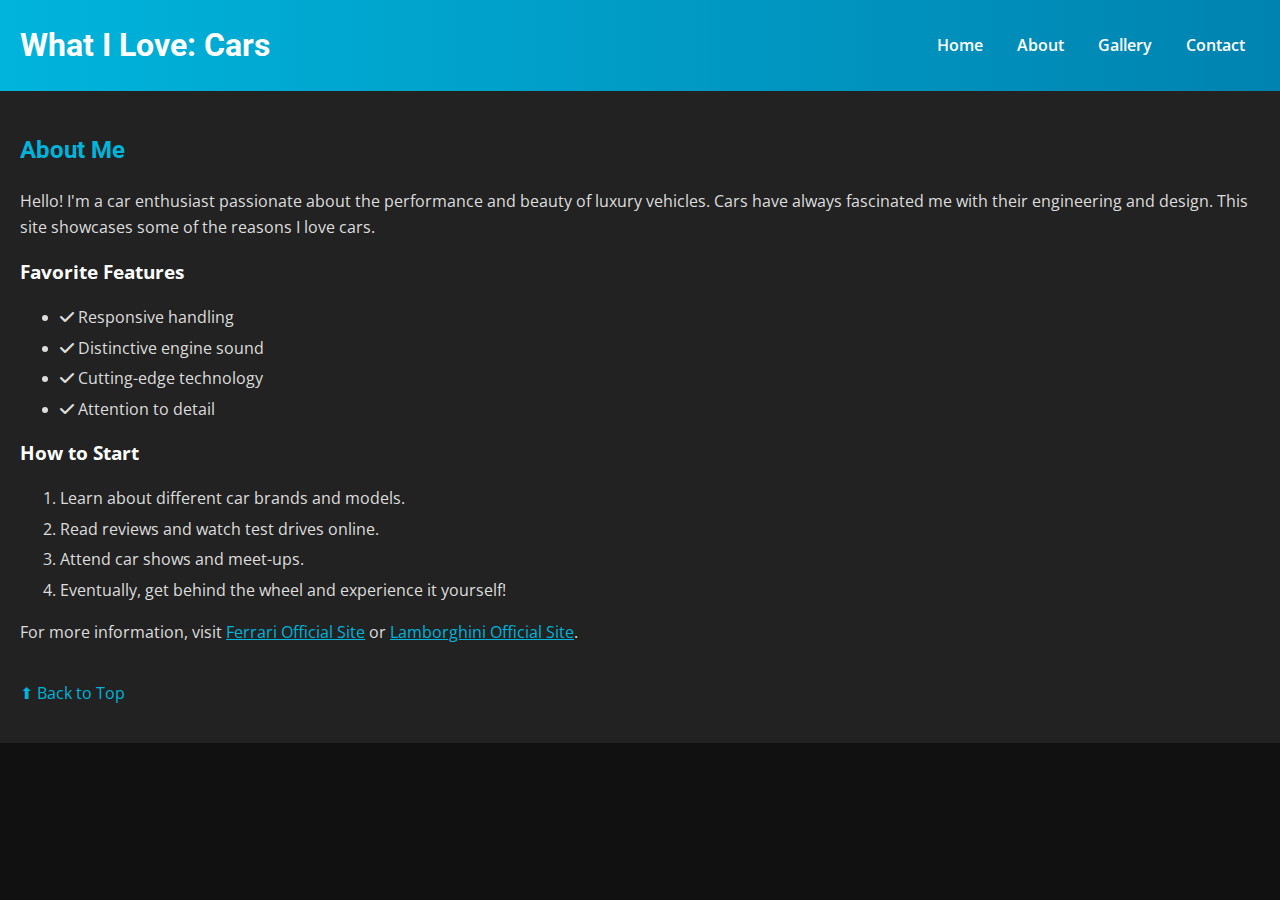
<file: about.html>
<!DOCTYPE html>
<html lang="en">
<head>
  <meta charset="UTF-8">
  <title>About - What I Love: Cars</title>
  <link rel="stylesheet" href="css/style.css">
  <link href="https://fonts.googleapis.com/css2?family=Roboto:wght@400;700&family=Open+Sans:wght@400;600&display=swap" rel="stylesheet">
  <link rel="stylesheet" href="https://cdnjs.cloudflare.com/ajax/libs/font-awesome/6.4.0/css/all.min.css">
</head>
<body>
  <header id="top">
    <h1>What I Love: Cars</h1>
    <nav>
      <a href="index.html">Home</a>
      <a href="about.html">About</a>
      <a href="gallery.html">Gallery</a>
      <a href="contact.html">Contact</a>
    </nav>
  </header>

  <main>
    <section class="about-section">
      <h2>About Me</h2>
      <p>Hello! I'm a car enthusiast passionate about the performance and beauty of luxury vehicles. Cars have always fascinated me with their engineering and design. This site showcases some of the reasons I love cars.</p>
      <h3>Favorite Features</h3>
      <ul>
        <li><i class="fa-solid fa-check"></i> Responsive handling</li>
        <li><i class="fa-solid fa-check"></i> Distinctive engine sound</li>
        <li><i class="fa-solid fa-check"></i> Cutting-edge technology</li>
        <li><i class="fa-solid fa-check"></i> Attention to detail</li>
      </ul>
      <h3>How to Start</h3>
      <ol>
        <li>Learn about different car brands and models.</li>
        <li>Read reviews and watch test drives online.</li>
        <li>Attend car shows and meet-ups.</li>
        <li>Eventually, get behind the wheel and experience it yourself!</li>
      </ol>
      <p>For more information, visit <a href="https://www.ferrari.com/" target="_blank" title="Ferrari Official Site">Ferrari Official Site</a> or <a href="https://www.lamborghini.com/" target="_blank" title="Lamborghini Official Site">Lamborghini Official Site</a>.</p>
      <p><a href="#top" class="back-to-top">Back to Top</a></p>
    </section>
  </main>
</body>
</html>
</file>
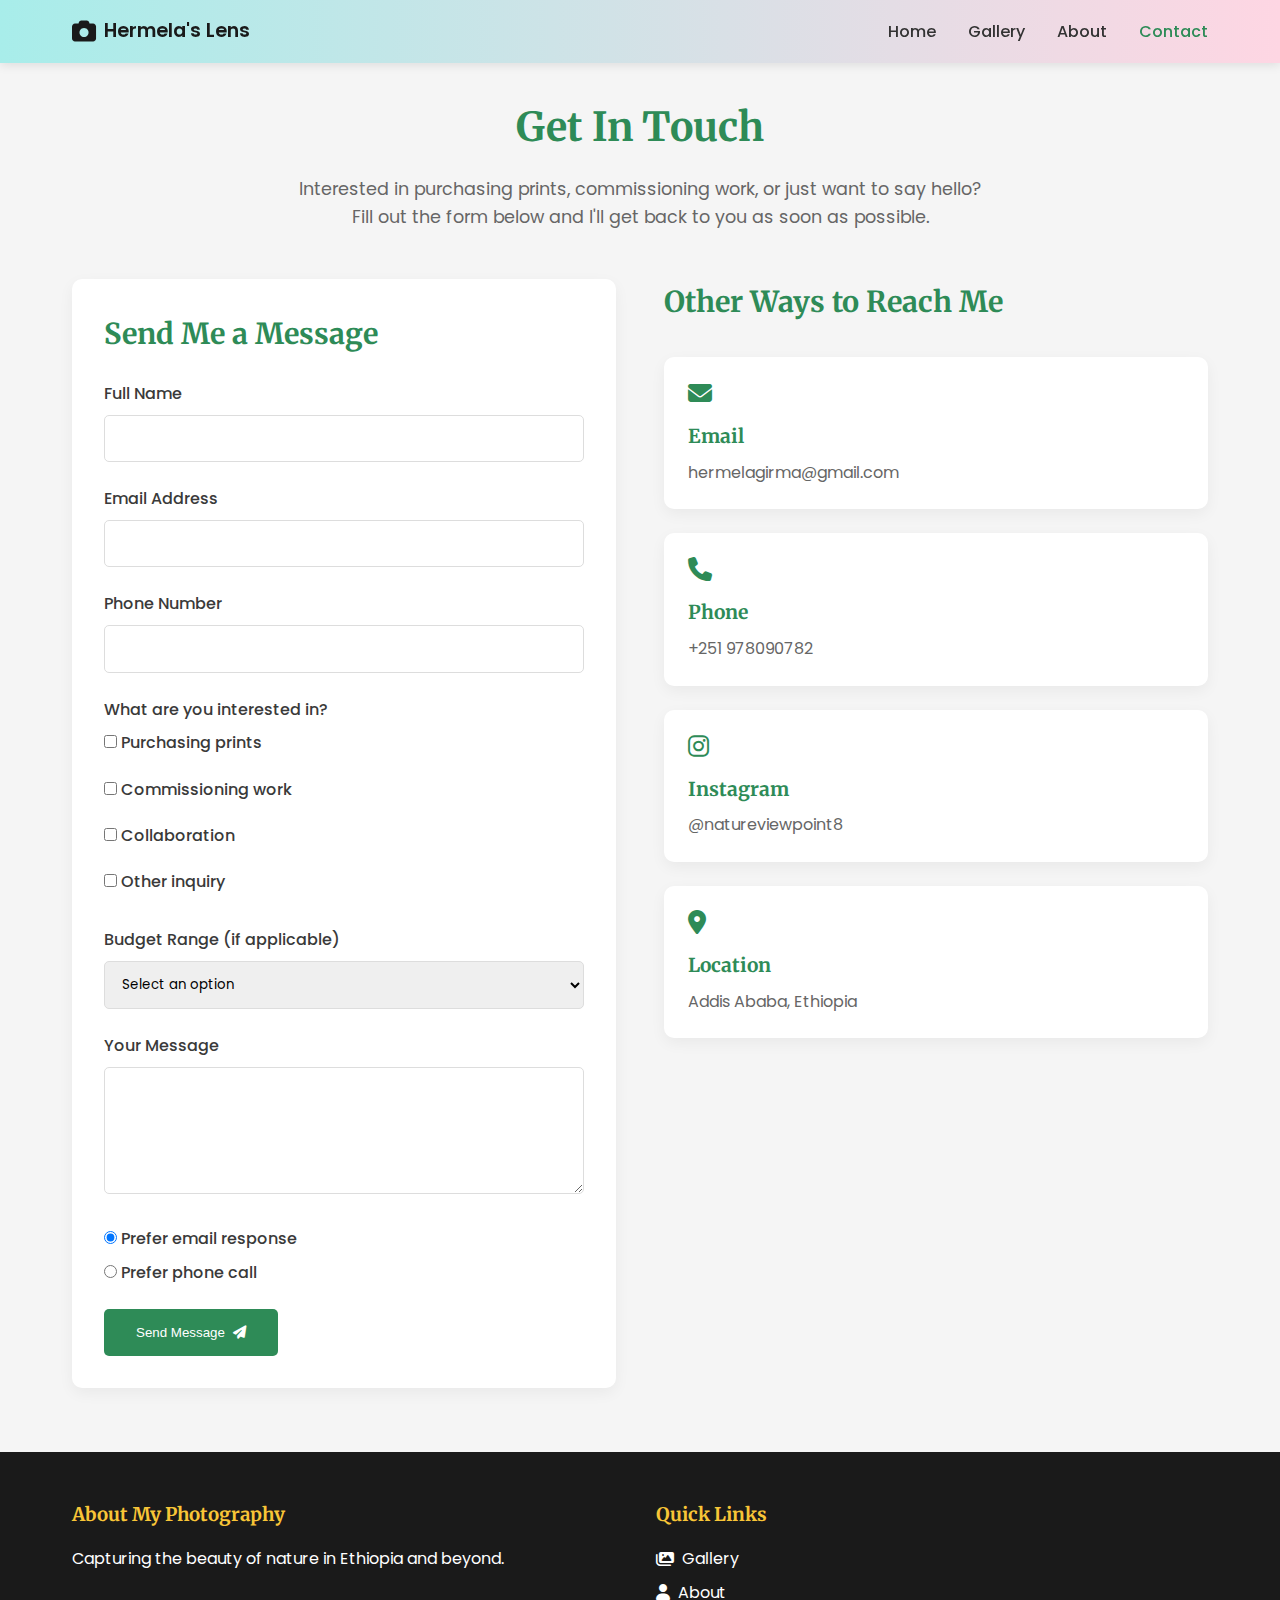
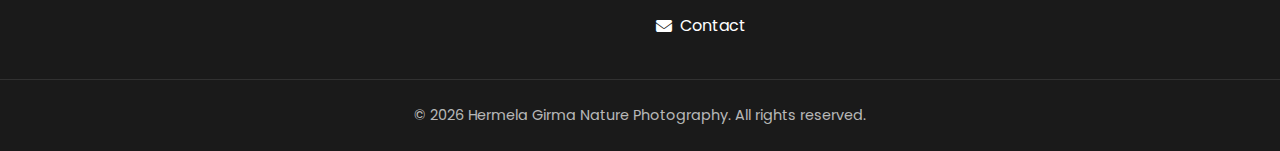
<file: contact.html>
<!DOCTYPE html>
<html lang="en">
<head>
    <meta charset="UTF-8">
    <meta name="viewport" content="width=device-width, initial-scale=1.0">
    <title>Contact Hermela | Nature Photography</title>
    <link rel="stylesheet" href="css/contact.css">
    <link rel="preconnect" href="https://fonts.googleapis.com">
    <link rel="preconnect" href="https://fonts.gstatic.com" crossorigin>
    <link href="https://fonts.googleapis.com/css2?family=Poppins:wght@300;400;600&family=Merriweather:wght@400;700&display=swap" rel="stylesheet">
    <link rel="stylesheet" href="https://cdnjs.cloudflare.com/ajax/libs/font-awesome/6.4.0/css/all.min.css">
</head>
<body>
    <header class="site-header">
        <nav class="main-nav">
            <div class="nav-brand">
                <i class="fas fa-camera"></i>
                <span>Hermela's Lens</span>
            </div>
            <ul class="nav-links">
                <li><a href="index.html">Home</a></li>
                <li><a href="gallery.html">Gallery</a></li>
                <li><a href="about.html">About</a></li>
                <li><a href="#" class="active">Contact</a></li>
            </ul>
        </nav>
    </header>

    <main class="contact-main">
        <section class="contact-intro">
            <h1>Get In Touch</h1>
            <p>Interested in purchasing prints, commissioning work, or just want to say hello? Fill out the form below and I'll get back to you as soon as possible.</p>
        </section>

        <div class="contact-container">
            <section class="contact-form-section">
                <h2>Send Me a Message</h2>
                <form class="contact-form" action="#" method="POST">
                    <div class="form-group">
                        <label for="name">Full Name</label>
                        <input type="text" id="name" name="name" required>
                    </div>
                    
                    <div class="form-group">
                        <label for="email">Email Address</label>
                        <input type="email" id="email" name="email" required>
                    </div>
                    
                    <div class="form-group">
                        <label for="phone">Phone Number</label>
                        <input type="tel" id="phone" name="phone">
                    </div>
                    
                    <div class="form-group">
                        <label>What are you interested in?</label>
                        <div class="checkbox-group">
                            <label class="checkbox-label">
                                <input type="checkbox" name="interest" value="purchase">
                                <span>Purchasing prints</span>
                            </label>
                            <label class="checkbox-label">
                                <input type="checkbox" name="interest" value="commission">
                                <span>Commissioning work</span>
                            </label>
                            <label class="checkbox-label">
                                <input type="checkbox" name="interest" value="collaboration">
                                <span>Collaboration</span>
                            </label>
                            <label class="checkbox-label">
                                <input type="checkbox" name="interest" value="other">
                                <span>Other inquiry</span>
                            </label>
                        </div>
                    </div>
                    
                    <div class="form-group">
                        <label for="budget">Budget Range (if applicable)</label>
                        <select id="budget" name="budget">
                            <option value="">Select an option</option>
                            <option value="under-50">Under $50</option>
                            <option value="50-100">$50 - $100</option>
                            <option value="100-250">$100 - $250</option>
                            <option value="250-500">$250 - $500</option>
                            <option value="500+">$500+</option>
                        </select>
                    </div>
                    
                    <div class="form-group">
                        <label for="message">Your Message</label>
                        <textarea id="message" name="message" rows="5" required></textarea>
                    </div>
                    
                    <div class="form-group">
                        <label class="radio-label">
                            <input type="radio" name="contact-method" value="email" checked>
                            <span>Prefer email response</span>
                        </label>
                        <label class="radio-label">
                            <input type="radio" name="contact-method" value="phone">
                            <span>Prefer phone call</span>
                        </label>
                    </div>
                    
                    <button type="submit" class="submit-btn">Send Message <i class="fas fa-paper-plane"></i></button>
                </form>
            </section>

            <aside class="contact-info">
                <h2>Other Ways to Reach Me</h2>
                <div class="info-card">
                    <i class="fas fa-envelope"></i>
                    <h3>Email</h3>
                    <p>hermelagirma@gmail.com</p>
                </div>
                <div class="info-card">
                    <i class="fas fa-phone"></i>
                    <h3>Phone</h3>
                    <p>+251 978090782</p>
                </div>
                <div class="info-card">
                    <i class="fab fa-instagram"></i>
                    <h3>Instagram</h3>
                    <p>@natureviewpoint8</p>
                </div>
                <div class="info-card">
                    <i class="fas fa-map-marker-alt"></i>
                    <h3>Location</h3>
                    <p>Addis Ababa, Ethiopia</p>
                </div>
            </aside>
        </div>
    </main>

    <footer class="site-footer">
        <div class="footer-content">
            <div class="footer-about">
                <h3>About My Photography</h3>
                <p>Capturing the beauty of nature in Ethiopia and beyond.</p>
            </div>
            <div class="footer-links">
                <h3>Quick Links</h3>
                <ul>
                    <li><a href="gallery.html"><i class="fas fa-images"></i> Gallery</a></li>
                    <li><a href="about.html"><i class="fas fa-user"></i> About</a></li>
                    <li><a href="contact.html"><i class="fas fa-envelope"></i> Contact</a></li>
                </ul>
            </div>
        </div>
        <div class="copyright">
            <p>&copy; <span id="year"></span> Hermela Girma Nature Photography. All rights reserved.</p>
        </div>
    </footer>

    <script>
        document.getElementById('year').textContent = new Date().getFullYear();
    </script>
</body>
</html>
</file>
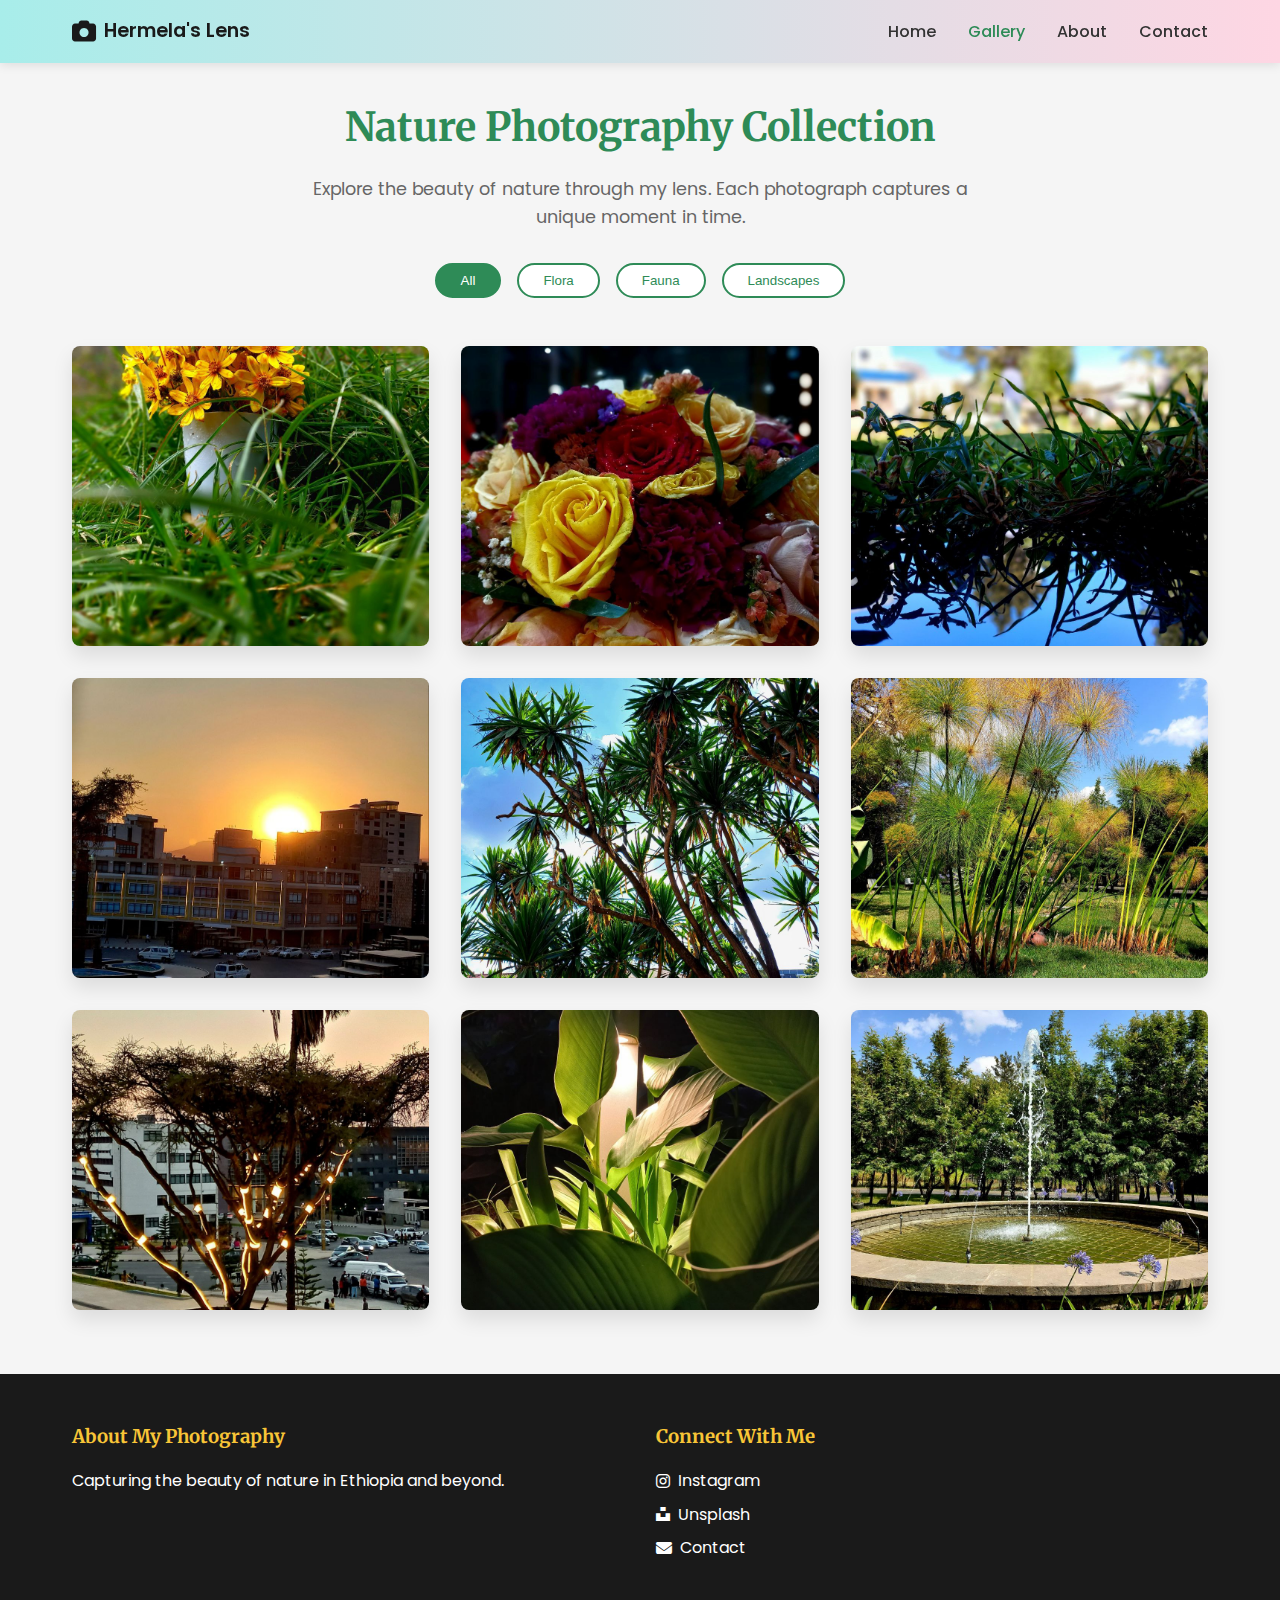
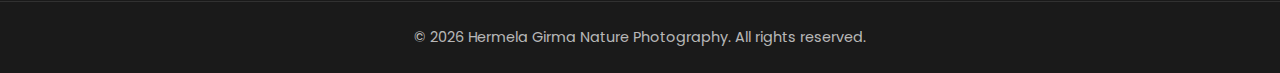
<file: gallery.html>
<!DOCTYPE html>
<html lang="en">
<head>
    <meta charset="UTF-8">
    <meta name="viewport" content="width=device-width, initial-scale=1.0">
    <title>Hermela Girma | Nature Photography Gallery</title>
    <link rel="stylesheet" href="css/gallery.css">
    <link rel="preconnect" href="https://fonts.googleapis.com">
    <link rel="preconnect" href="https://fonts.gstatic.com" crossorigin>
    <link href="https://fonts.googleapis.com/css2?family=Poppins:wght@300;400;600&family=Merriweather:wght@400;700&display=swap" rel="stylesheet">
    <link rel="stylesheet" href="https://cdnjs.cloudflare.com/ajax/libs/font-awesome/6.4.0/css/all.min.css">
</head>
<body>
    <header class="site-header">
        <nav class="main-nav">
            <div class="nav-brand">
                <i class="fas fa-camera"></i>
                <span>Hermela's Lens</span>
            </div>
            <ul class="nav-links">
                <li><a href="index2.html">Home</a></li>
                <li><a href="#" class="active">Gallery</a></li>
                <li><a href="about.html">About</a></li>
                <li><a href="contact.html">Contact</a></li>
            </ul>
        </nav>
    </header>

    <main class="gallery-main">
        <section class="gallery-intro">
            <h1>Nature Photography Collection</h1>
            <p>Explore the beauty of nature through my lens. Each photograph captures a unique moment in time.</p>
            <div class="category-filter">
                <button class="filter-btn active">All</button>
                <button class="filter-btn">Flora</button>
                <button class="filter-btn">Fauna</button>
                <button class="filter-btn">Landscapes</button>
            </div>
        </section>

        <section class="photo-grid">
            <div class="photo-item">
                <img src="images/photo1.jpg" alt="Nature photo 1" class="photo-img">
                <div class="photo-overlay">
                    <h3>Photo Title 1</h3>
                    <p>Location, Date</p>
                </div>
            </div>
            <div class="photo-item">
                <img src="images/photo2.jpg" alt="Nature photo 2" class="photo-img">
                <div class="photo-overlay">
                    <h3>Photo Title 2</h3>
                    <p>Location, Date</p>
                </div>
            </div>
            <div class="photo-item">
                <img src="images/photo3.jpg" alt="Nature photo 3" class="photo-img">
                <div class="photo-overlay">
                    <h3>Photo Title 3</h3>
                    <p>Location, Date</p>
                </div>
            </div>
            <div class="photo-item">
                <img src="images/photo4.jpg" alt="Nature photo 4" class="photo-img">
                <div class="photo-overlay">
                    <h3>Photo Title 4</h3>
                    <p>Location, Date</p>
                </div>
            </div>
            <div class="photo-item">
                <img src="images/photo6.jpg" alt="Nature photo 5" class="photo-img">
                <div class="photo-overlay">
                    <h3>Photo Title 5</h3>
                    <p>Location, Date</p>
                </div>
            </div>
            <div class="photo-item">
                <img src="images/photo7.jpg" alt="Nature photo 6" class="photo-img">
                <div class="photo-overlay">
                    <h3>Photo Title 6</h3>
                    <p>Location, Date</p>
                </div>
            </div>
            <div class="photo-item">
                <img src="images/photo8.jpg" alt="Nature photo 7" class="photo-img">
                <div class="photo-overlay">
                    <h3>Photo Title 7</h3>
                    <p>Location, Date</p>
                </div>
            </div>
            <div class="photo-item">
                <img src="images/photo9.jpg" alt="Nature photo 8" class="photo-img">
                <div class="photo-overlay">
                    <h3>Photo Title 8</h3>
                    <p>Location, Date</p>
                </div>
            </div>
            <div class="photo-item">
                <img src="images/photo10.jpg" alt="Nature photo 9" class="photo-img">
                <div class="photo-overlay">
                    <h3>Photo Title 9</h3>
                    <p>Location, Date</p>
                </div>
            </div>
        </section>
    </main>

    <footer class="site-footer">
        <div class="footer-content">
            <div class="footer-about">
                <h3>About My Photography</h3>
                <p>Capturing the beauty of nature in Ethiopia and beyond.</p>
            </div>
            <div class="footer-links">
                <h3>Connect With Me</h3>
                <ul>
                    <li><a href="#"><i class="fab fa-instagram"></i> Instagram</a></li>
                    <li><a href="#"><i class="fab fa-unsplash"></i> Unsplash</a></li>
                    <li><a href="contact.html"><i class="fas fa-envelope"></i> Contact</a></li>
                </ul>
            </div>
        </div>
        <div class="copyright">
            <p>&copy; <span id="year"></span> Hermela Girma Nature Photography. All rights reserved.</p>
        </div>
    </footer>

    <script>
        document.getElementById('year').textContent = new Date().getFullYear();
    </script>
</body>
</html>
</file>
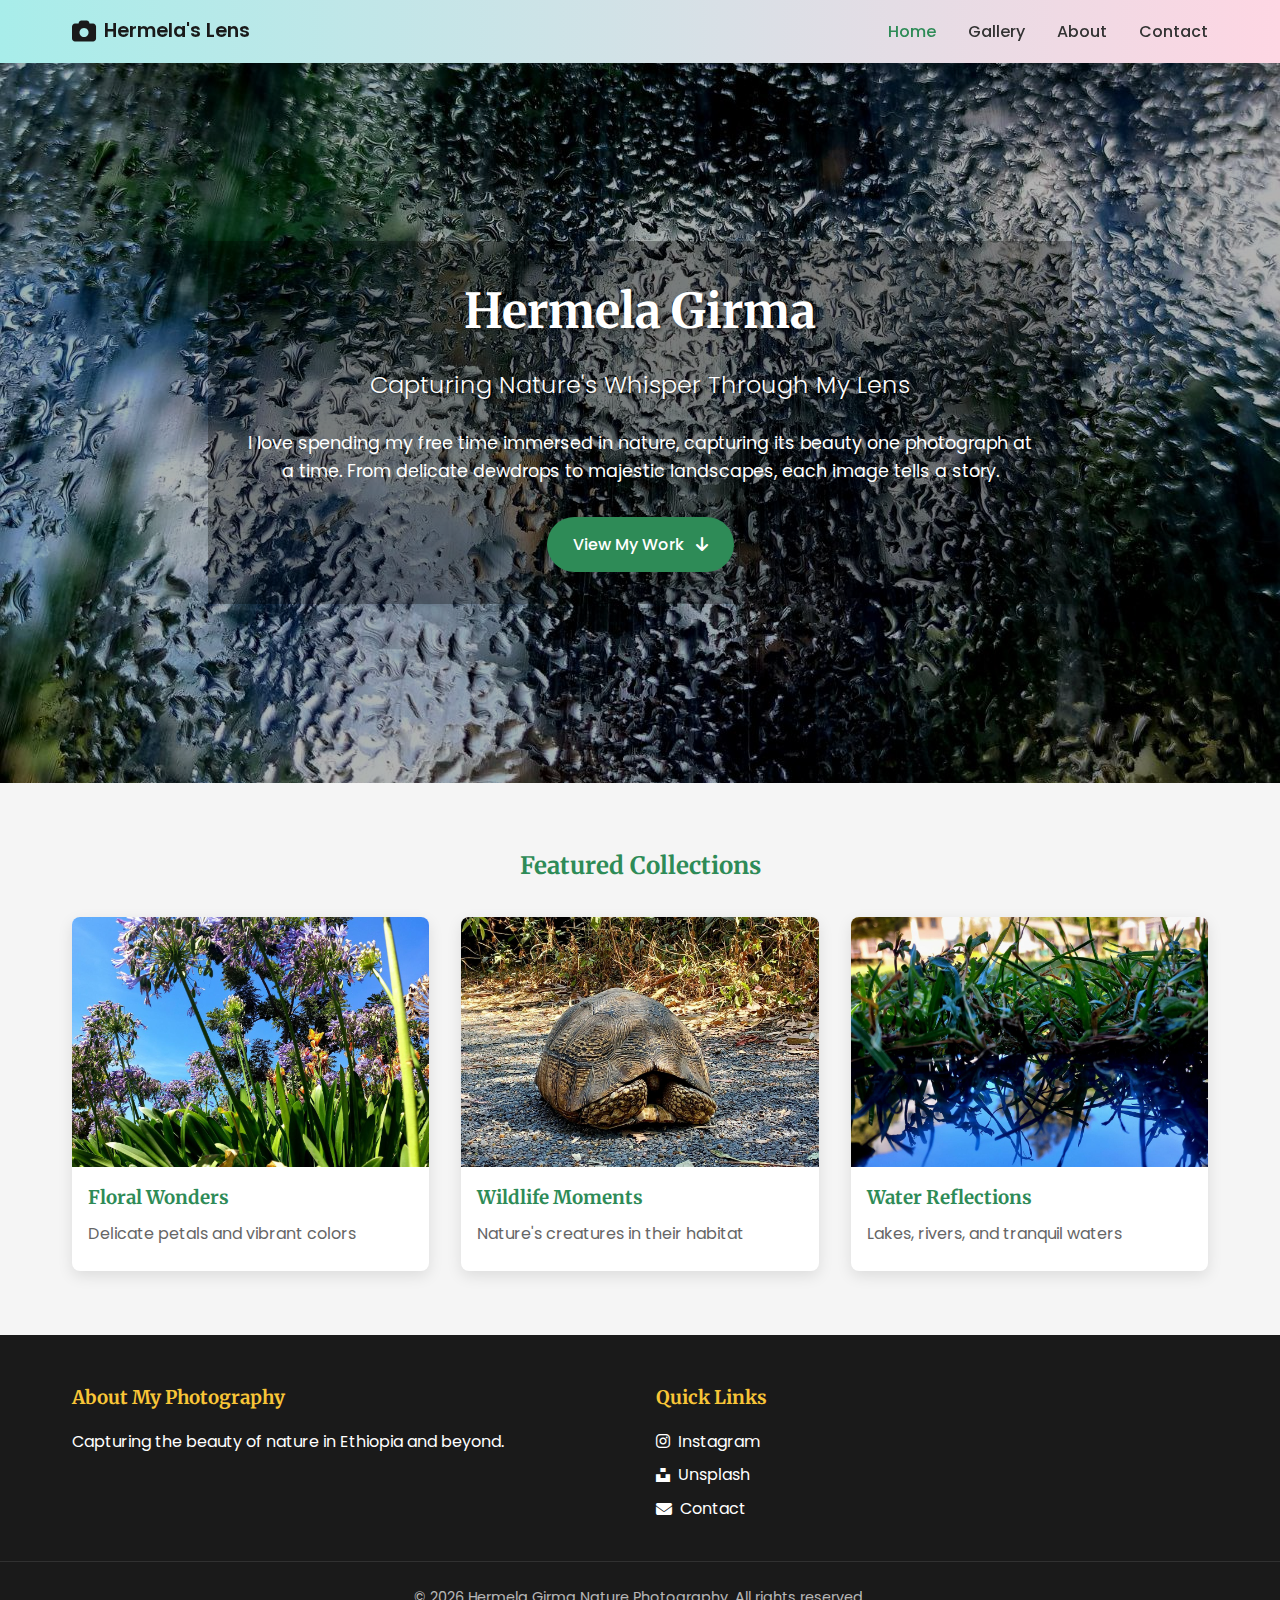
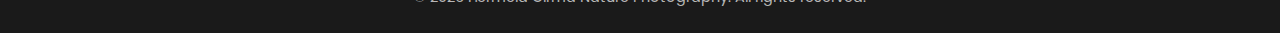
<file: index2.html>
<!DOCTYPE html>
<html lang="en">
<head>
    <meta charset="UTF-8">
    <meta name="viewport" content="width=device-width, initial-scale=1.0">
    <title>Hermela Girma | Nature Photography</title>
    <link rel="stylesheet" href="css/index2.css">
    <link rel="preconnect" href="https://fonts.googleapis.com">
    <link rel="preconnect" href="https://fonts.gstatic.com" crossorigin>
    <link href="https://fonts.googleapis.com/css2?family=Poppins:wght@300;400;600&family=Merriweather:wght@400;700&display=swap" rel="stylesheet">
    <link rel="stylesheet" href="https://cdnjs.cloudflare.com/ajax/libs/font-awesome/6.4.0/css/all.min.css">
</head>
<body>
    <header class="site-header">
        <nav class="main-nav">
            <div class="nav-brand">
                <i class="fas fa-camera"></i>
                <span>Hermela's Lens</span>
            </div>
            <ul class="nav-links">
                <li><a href="#" class="active">Home</a></li>
                <li><a href="#gallery">Gallery</a></li>
                <li><a href="#about">About</a></li>
                <li><a href="#contact">Contact</a></li>
            </ul>
        </nav>
    </header>

    <main class="main-content">
        <section class="welcome-section">
            <div class="welcome-content">
                <h1>Hermela Girma</h1>
                <p class="intro-text">Capturing Nature's Whisper Through My Lens</p>
                <p class="description">I love spending my free time immersed in nature, capturing its beauty one photograph at a time. From delicate dewdrops to majestic landscapes, each image tells a story.</p>
                <a href="#gallery" class="primary-button">View My Work <i class="fas fa-arrow-down"></i></a>
            </div>
        </section>

        <section id="gallery" class="photo-gallery">
            <h2>Featured Collections</h2>
            <div class="gallery-container">
                <div class="gallery-item">
                    <div class="item-image" style="background-image: url('../images/flower.jpg');"></div>
                    <h3>Floral Wonders</h3>
                    <p>Delicate petals and vibrant colors</p>
                </div>
                <div class="gallery-item">
                    <div class="item-image" style="background-image: url('../images/animal.jpg');"></div>
                    <h3>Wildlife Moments</h3>
                    <p>Nature's creatures in their habitat</p>
                </div>
                <div class="gallery-item">
                    <div class="item-image" style="background-image: url('../images/water.jpg');"></div>
                    <h3>Water Reflections</h3>
                    <p>Lakes, rivers, and tranquil waters</p>
                </div>
            </div>
        </section>
    </main>

    <footer class="site-footer">
        <div class="footer-content">
            <div class="footer-about">
                <h3>About My Photography</h3>
                <p>Capturing the beauty of nature in Ethiopia and beyond.</p>
            </div>
            <div class="footer-links">
                <h3>Quick Links</h3>
                <ul>
                    <li><a href="#"><i class="fab fa-instagram"></i> Instagram</a></li>
                    <li><a href="#"><i class="fab fa-unsplash"></i> Unsplash</a></li>
                    <li><a href="#contact"><i class="fas fa-envelope"></i> Contact</a></li>
                </ul>
            </div>
        </div>
        <div class="copyright">
            <p>&copy; <span id="year"></span> Hermela Girma Nature Photography. All rights reserved.</p>
        </div>
    </footer>

    <script>
        document.getElementById('year').textContent = new Date().getFullYear();
    </script>
</body>
</html>
</file>
<file: css/style.css>
* {
    box-sizing: border-box;
  }
  body {
    margin: 0;
    font-family: 'Open Sans', sans-serif;
    background: #111;
    color: #eee;
    line-height: 1.6;
  }
  
  /* Link Styles */
  a:link { color: #ffffff; }
  a:visited { color: #ffffff; }
  a:hover { color: #ffffff; }
  a:active { color: #ffffff; }
  
  /* Header and Navigation */
  header {
    background: linear-gradient(to right, #00b4db, #0083b0);
    color: #fff;
    padding: 20px;
    position: sticky;
    top: 0;
    z-index: 100;
    display: flex;
    justify-content: space-between;
    align-items: center;
  }
  header h1 {
    font-family: 'Roboto', sans-serif;
    margin: 0;
  }
  nav a {
    color: #ffffff;
    margin: 0 15px;
    text-decoration: none;
    font-weight: 600;
  }
  nav a:hover,
  nav a:focus {
    text-decoration: underline;
  }
  
  /* Hero Section */
  .hero {
    background: url('../images/hero-car.jpg') no-repeat center center;
    background-size: cover;
    height: 400px;
    position: relative;
    display: flex;
    align-items: center;
    justify-content: center;
    text-align: center;
    color: #fff;
  }
  .hero::after {
    content: '';
    position: absolute;
    top: 0;
    left: 0;
    right: 0;
    bottom: 0;
    background: rgba(0, 0, 0, 0.6);
  }
  .hero .hero-content {
    position: relative;
    z-index: 1;
  }
  .hero h2 {
    font-size: 2.5rem;
    text-transform: uppercase;
    margin-bottom: 10px;
  }
  .hero p {
    font-size: 1.2rem;
  }
  
  /* Features Section */
  .features {
    padding: 20px;
    background: #222;
    text-align: center;
  }
  .features h2 {
    font-family: 'Roboto', sans-serif;
    color: #00b4db;
    margin-bottom: 20px;
  }
  .features .card {
    display: inline-block;
    width: 28%;
    margin: 1%;
    background: #333;
    padding: 20px;
    border: 1px solid #444;
    border-radius: 5px;
    transition: transform 0.3s;
    vertical-align: top;
  }
  .features .card:hover {
    transform: scale(1.05);
  }
  .features .card i {
    font-size: 2rem;
    color: #0083b0;
    margin-bottom: 10px;
  }
  .features .card h3 {
    color: #fff;
    margin-bottom: 10px;
  }
  .features .card p {
    font-size: 0.9rem;
  }
  
  /* Highlights Section */
  .highlights {
    padding: 20px;
  }
  .highlights h2 {
    font-family: 'Roboto', sans-serif;
    color: #00b4db;
    margin-top: 20px;
  }
  .highlights ul,
  .highlights ol {
    margin: 10px 20px;
    padding-left: 20px;
  }
  .highlights li {
    margin: 5px 0;
    padding: 5px;
  }
  .highlights li:nth-child(odd) {
    background: #1e1e1e;
  }
  .highlights li:nth-child(even) {
    background: #2a2a2a;
  }
  
  
  /* Learn More Button */
  .learn-more {
    display: inline-block;
    margin-top: 20px;
    background: #00b4db;
    color: #fff;
    padding: 10px 20px;
    text-decoration: none;
    border-radius: 5px;
    transition: background 0.3s;
  }
  .learn-more:hover {
    background: #0083b0;
  }
  .learn-more::after {
    content: ' 🚗';
    margin-left: 5px;
  }
  
  /* Footer */
  footer {
    text-align: center;
    padding: 20px;
    background: #111;
    margin-top: 20px;
  }
  footer p {
    font-size: 0.9rem;
    color: #777;
  }
  
  
  /* Keyframes Animation */
  @keyframes pulse {
    0%, 100% { transform: scale(1); }
    50% { transform: scale(1.2); }
  }
  .features .card i.fa-tachometer-alt {
    animation: pulse 2s ease-in-out infinite;
  }
  
 
  
 /* Table Section */
  .table-section {
    padding: 20px;
    background: #222;
    margin-top: 20px;
  }
  .table-section h2 {
    font-family: 'Roboto', sans-serif;
    color: #00b4db;
    margin-bottom: 10px;
  }
  .table-section table {
    width: 100%;
    border-collapse: collapse;
    color: #fff;
  }
  .table-section th,
  .table-section td {
    border: 1px solid #555;
    padding: 10px;
    text-align: center;
  }
  .table-section th {
    background: #333;
  }
/* About Section */
  .about-section {
    padding: 20px;
    background: #222;
    color: #ddd;
  }
  .about-section h2 {
    font-family: 'Roboto', sans-serif;
    color: #00b4db;
  }
  .about-section h3 {
    color: #fff;
    margin-top: 15px;
  }
  .about-section ul,
  .about-section ol {
    margin: 10px 20px;
    padding-left: 20px;
  }
  .about-section li {
    margin: 5px 0;
  }
  .about-section a {
    color: #00b4db;
  }
  .about-section a:hover {
    text-decoration: underline;
  }
  .back-to-top {
    display: inline-block;
    margin-top: 20px;
    color: #00b4db;
    text-decoration: none;
  }
  .back-to-top::before {
    content: '⬆ ';
  }
  /* Gallery Section */
  .gallery-section {
    padding: 20px;
  }
  .gallery-section h2 {
    font-family: 'Roboto', sans-serif;
    color: #00b4db;
    text-align: center;
    margin-bottom: 20px;
  }
  .grid-gallery {
    display: grid;
    grid-template-columns: repeat(3, 1fr);
    gap: 10px;
  }
  .grid-gallery img {
    width: 100%;
    height: auto;
    border: 2px solid #444;
    border-radius: 5px;
    transition: transform 0.3s;
  }
  .grid-gallery img:hover {
    transform: scale(1.05);
  }
  
/* Contact Section */
  .contact-section {
    padding: 20px;
    background: #222;
  }
  .contact-section h2 {
    font-family: 'Roboto', sans-serif;
    color: #00b4db;
    margin-bottom: 20px;
  }
  .contact-section label {
    display: block;
    margin: 10px 0 5px;
    color: #eee;
  }
  .contact-section input,
  .contact-section textarea {
    width: 100%;
    padding: 8px;
    margin-bottom: 10px;
    border: 1px solid #555;
    border-radius: 4px;
    background: #333;
    color: #eee;
  }

.contact-section input:focus,
  .contact-section textarea:focus {
    outline: none;
    border-color: #00b4db;
  }
  .contact-section fieldset {
    border: 1px solid #555;
    padding: 10px;
    margin-bottom: 10px;
  }
  .contact-section legend {
    color: #00b4db;
  }
  .contact-section button {
    background: #00b4db;
    color: #fff;
    padding: 10px 20px;
    border: none;
    margin-top: 10px;
    cursor: pointer;
    border-radius: 4px;
    transition: transform 0.2s;
  }
  .contact-section button:hover {
    transform: scale(1.05);
  }
</file>
<file: css/contact.css>
/* ======================
   BASE STYLES 
   ====================== */
   :root {
    --primary-color: #2e8b57;
    --secondary-color: #3a3a3a;
    --accent-color: #f8c537;
    --light-color: #f5f5f5;
    --dark-color: #1a1a1a;
    --text-color: #333;
    --text-light: #666;
}

* {
    margin: 0;
    padding: 0;
    box-sizing: border-box;
}

body {
    font-family: 'Poppins', sans-serif;
    color: var(--text-color);
    line-height: 1.6;
    background-color: var(--light-color);
}

h1, h2, h3 {
    font-family: 'Merriweather', serif;
    font-weight: 700;
}

a {
    text-decoration: none;
    color: inherit;
}

/* ======================
   HEADER STYLES 
   ====================== */
.site-header {
    background: linear-gradient(to right, #a8edea, #fed6e3);
    box-shadow: 0 2px 10px rgba(0, 0, 0, 0.1);
    position: sticky;
    top: 0;
    z-index: 100;
}

.main-nav {
    display: flex;
    justify-content: space-between;
    align-items: center;
    padding: 1rem 2rem;
    max-width: 1200px;
    margin: 0 auto;
}

.nav-brand {
    display: flex;
    align-items: center;
    gap: 0.5rem;
    font-size: 1.2rem;
    font-weight: 600;
    color: var(--dark-color);
}

.nav-brand i {
    font-size: 1.5rem;
}

.nav-links {
    display: flex;
    list-style: none;
    gap: 2rem;
}

.nav-links a {
    padding: 0.5rem 0;
    position: relative;
    font-weight: 500;
}

.nav-links a.active {
    color: var(--primary-color);
}

.nav-links a::after {
    content: '';
    position: absolute;
    bottom: 0;
    left: 0;
    width: 0;
    height: 2px;
    background-color: var(--primary-color);
    transition: width 0.3s ease;
}

.nav-links a:hover::after {
    width: 100%;
}

/* ======================
   MAIN CONTENT STYLES 
   ====================== */
.contact-main {
    max-width: 1200px;
    margin: 2rem auto;
    padding: 0 2rem;
}

.contact-intro {
    text-align: center;
    margin-bottom: 3rem;
}

.contact-intro h1 {
    font-size: 2.5rem;
    color: var(--primary-color);
    margin-bottom: 1rem;
}

.contact-intro p {
    max-width: 700px;
    margin: 0 auto;
    font-size: 1.1rem;
    color: var(--text-light);
}

.contact-container {
    display: grid;
    grid-template-columns: 1fr 1fr;
    gap: 3rem;
}

/* Contact Form Styles */
.contact-form-section {
    background-color: white;
    padding: 2rem;
    border-radius: 10px;
    box-shadow: 0 5px 15px rgba(0, 0, 0, 0.05);
}

.contact-form-section h2 {
    color: var(--primary-color);
    margin-bottom: 1.5rem;
    font-size: 1.8rem;
}

.form-group {
    margin-bottom: 1.5rem;
}

.form-group label {
    display: block;
    margin-bottom: 0.5rem;
    font-weight: 500;
    color: var(--secondary-color);
}

.form-group input,
.form-group select,
.form-group textarea {
    width: 100%;
    padding: 0.8rem;
    border: 1px solid #ddd;
    border-radius: 5px;
    font-family: 'Poppins', sans-serif;
    transition: border-color 0.3s ease;
}

.form-group input:focus,
.form-group select:focus,
.form-group textarea:focus {
    outline: none;
    border-color: var(--primary-color);
    box-shadow: 0 0 0 2px rgba(46, 139, 87, 0.2);
}

.form-group textarea {
    resize: vertical;
}

.checkbox-group {
    display: flex;
    flex-direction: column;
    gap: 0.8rem;
}

.checkbox-label,
.radio-label {
    display: flex;
    align-items: center;
    gap: 0.5rem;
    cursor: pointer;
}

.checkbox-label input,
.radio-label input {
    width: auto;
}

.radio-label {
    margin-right: 1.5rem;
}

.submit-btn {
    background-color: var(--primary-color);
    color: white;
    border: none;
    padding: 1rem 2rem;
    border-radius: 5px;
    font-weight: 500;
    cursor: pointer;
    transition: all 0.3s ease;
    display: inline-flex;
    align-items: center;
    gap: 0.5rem;
}

.submit-btn:hover {
    background-color: #267349;
    transform: translateY(-2px);
    box-shadow: 0 5px 10px rgba(0, 0, 0, 0.1);
}

/* Contact Info Styles */
.contact-info {
    display: flex;
    flex-direction: column;
    gap: 1.5rem;
}

.contact-info h2 {
    color: var(--primary-color);
    font-size: 1.8rem;
    margin-bottom: 0.5rem;
}

.info-card {
    background-color: white;
    padding: 1.5rem;
    border-radius: 10px;
    box-shadow: 0 5px 15px rgba(0, 0, 0, 0.05);
    transition: transform 0.3s ease;
}

.info-card:hover {
    transform: translateY(-5px);
}

.info-card i {
    font-size: 1.5rem;
    color: var(--primary-color);
    margin-bottom: 1rem;
}

.info-card h3 {
    color: var(--primary-color);
    margin-bottom: 0.5rem;
    font-size: 1.2rem;
}

.info-card p {
    color: var(--text-light);
}

/* ======================
   FOOTER STYLES 
   ====================== */
.site-footer {
    background-color: var(--dark-color);
    color: white;
    padding: 3rem 0 0;
    margin-top: 4rem;
}

.footer-content {
    max-width: 1200px;
    margin: 0 auto;
    padding: 0 2rem;
    display: grid;
    grid-template-columns: repeat(auto-fit, minmax(300px, 1fr));
    gap: 2rem;
}

.footer-about h3 {
    margin-bottom: 1rem;
    color: var(--accent-color);
}

.footer-links h3 {
    margin-bottom: 1rem;
    color: var(--accent-color);
}

.footer-links ul {
    list-style: none;
}

.footer-links li {
    margin-bottom: 0.5rem;
}

.footer-links a {
    display: flex;
    align-items: center;
    gap: 0.5rem;
    transition: color 0.3s ease;
}

.footer-links a:hover {
    color: var(--accent-color);
}

.copyright {
    text-align: center;
    padding: 1.5rem;
    margin-top: 2rem;
    border-top: 1px solid rgba(255, 255, 255, 0.1);
    font-size: 0.9rem;
    color: rgba(255, 255, 255, 0.7);
}

/* RESPONSIVE DESIGN */
@media (max-width: 900px) {
    .contact-container {
        grid-template-columns: 1fr;
    }
}

@media (max-width: 768px) {
    .main-nav {
        flex-direction: column;
        padding: 1rem;
    }

    .nav-links {
        margin-top: 1rem;
        gap: 1rem;
    }

    .contact-intro h1 {
        font-size: 2rem;
    }
}

@media (max-width: 480px) {
    .radio-label {
        display: block;
        margin-bottom: 0.8rem;
    }
    
    .submit-btn {
        width: 100%;
        justify-content: center;
    }
}
</file>
<file: css/gallery.css>
/* Base Styles */
:root {
    --primary-color: #2e8b57;
    --secondary-color: #3a3a3a;
    --accent-color: #f8c537;
    --light-color: #f5f5f5;
    --dark-color: #1a1a1a;
    --text-color: #333;
    --text-light: #666;
}

* {
    margin: 0;
    padding: 0;
    box-sizing: border-box;
}

body {
    font-family: 'Poppins', sans-serif;
    color: var(--text-color);
    line-height: 1.6;
    background-color: var(--light-color);
}

h1, h2, h3 {
    font-family: 'Merriweather', serif;
    font-weight: 700;
}

a {
    text-decoration: none;
    color: inherit;
}

/* Header Styles */
.site-header {
    background: linear-gradient(to right, #a8edea, #fed6e3);
    box-shadow: 0 2px 10px rgba(0, 0, 0, 0.1);
    position: sticky;
    top: 0;
    z-index: 100;
}

.main-nav {
    display: flex;
    justify-content: space-between;
    align-items: center;
    padding: 1rem 2rem;
    max-width: 1200px;
    margin: 0 auto;
}

.nav-brand {
    display: flex;
    align-items: center;
    gap: 0.5rem;
    font-size: 1.2rem;
    font-weight: 600;
    color: var(--dark-color);
}

.nav-brand i {
    font-size: 1.5rem;
}

.nav-links {
    display: flex;
    list-style: none;
    gap: 2rem;
}

.nav-links a {
    padding: 0.5rem 0;
    position: relative;
    font-weight: 500;
}

.nav-links a.active {
    color: var(--primary-color);
}

.nav-links a::after {
    content: '';
    position: absolute;
    bottom: 0;
    left: 0;
    width: 0;
    height: 2px;
    background-color: var(--primary-color);
    transition: width 0.3s ease;
}

.nav-links a:hover::after {
    width: 100%;
}

/* Gallery Main Content */
.gallery-main {
    max-width: 1200px;
    margin: 2rem auto;
    padding: 0 2rem;
}

.gallery-intro {
    text-align: center;
    margin-bottom: 3rem;
}

.gallery-intro h1 {
    font-size: 2.5rem;
    color: var(--primary-color);
    margin-bottom: 1rem;
}

.gallery-intro p {
    max-width: 700px;
    margin: 0 auto 2rem;
    font-size: 1.1rem;
    color: var(--text-light);
}

.category-filter {
    display: flex;
    justify-content: center;
    gap: 1rem;
    flex-wrap: wrap;
}

.filter-btn {
    padding: 0.5rem 1.5rem;
    background-color: white;
    border: 2px solid var(--primary-color);
    color: var(--primary-color);
    border-radius: 50px;
    font-weight: 500;
    cursor: pointer;
    transition: all 0.3s ease;
}

.filter-btn:hover {
    background-color: var(--primary-color);
    color: white;
}

.filter-btn.active {
    background-color: var(--primary-color);
    color: white;
}

/* Photo Grid */
.photo-grid {
    display: grid;
    grid-template-columns: repeat(auto-fill, minmax(300px, 1fr));
    gap: 2rem;
    margin-top: 2rem;
}

.photo-item {
    position: relative;
    border-radius: 8px;
    overflow: hidden;
    box-shadow: 0 10px 20px rgba(0, 0, 0, 0.1);
    transition: transform 0.3s ease, box-shadow 0.3s ease;
}

.photo-item:hover {
    transform: translateY(-5px);
    box-shadow: 0 15px 30px rgba(0, 0, 0, 0.2);
}

.photo-img {
    width: 100%;
    height: 300px;
    object-fit: cover;
    display: block;
    transition: transform 0.5s ease;
}

.photo-item:hover .photo-img {
    transform: scale(1.05);
}

.photo-overlay {
    position: absolute;
    bottom: 0;
    left: 0;
    right: 0;
    background: linear-gradient(to top, rgba(0, 0, 0, 0.8), transparent);
    color: white;
    padding: 1.5rem 1rem 1rem;
    transform: translateY(100%);
    transition: transform 0.3s ease;
}

.photo-item:hover .photo-overlay {
    transform: translateY(0);
}

.photo-overlay h3 {
    font-size: 1.2rem;
    margin-bottom: 0.5rem;
}

.photo-overlay p {
    font-size: 0.9rem;
    opacity: 0.8;
}

/* Footer Styles */
.site-footer {
    background-color: var(--dark-color);
    color: white;
    padding: 3rem 0 0;
    margin-top: 4rem;
}

.footer-content {
    max-width: 1200px;
    margin: 0 auto;
    padding: 0 2rem;
    display: grid;
    grid-template-columns: repeat(auto-fit, minmax(300px, 1fr));
    gap: 2rem;
}

.footer-about h3 {
    margin-bottom: 1rem;
    color: var(--accent-color);
}

.footer-links h3 {
    margin-bottom: 1rem;
    color: var(--accent-color);
}

.footer-links ul {
    list-style: none;
}

.footer-links li {
    margin-bottom: 0.5rem;
}

.footer-links a {
    display: flex;
    align-items: center;
    gap: 0.5rem;
    transition: color 0.3s ease;
}

.footer-links a:hover {
    color: var(--accent-color);
}

.copyright {
    text-align: center;
    padding: 1.5rem;
    margin-top: 2rem;
    border-top: 1px solid rgba(255, 255, 255, 0.1);
    font-size: 0.9rem;
    color: rgba(255, 255, 255, 0.7);
}

/* Responsive Design */
@media (max-width: 768px) {
    .main-nav {
        flex-direction: column;
        padding: 1rem;
    }

    .nav-links {
        margin-top: 1rem;
        gap: 1rem;
    }

    .gallery-intro h1 {
        font-size: 2rem;
    }

    .photo-grid {
        grid-template-columns: repeat(auto-fill, minmax(250px, 1fr));
    }
}

@media (max-width: 480px) {
    .photo-grid {
        grid-template-columns: 1fr;
    }
    
    .photo-img {
        height: 250px;
    }
}
</file>
<file: css/index2.css>
/* Base Styles */
:root {
    --primary-color: #2e8b57;
    --secondary-color: #3a3a3a;
    --accent-color: #f8c537;
    --light-color: #f5f5f5;
    --dark-color: #1a1a1a;
    --text-color: #333;
    --text-light: #666;
}

* {
    margin: 0;
    padding: 0;
    box-sizing: border-box;
}

body {
    font-family: 'Poppins', sans-serif;
    color: var(--text-color);
    line-height: 1.6;
    background-color: var(--light-color);
}

h1, h2, h3 {
    font-family: 'Merriweather', serif;
    font-weight: 700;
}

a {
    text-decoration: none;
    color: inherit;
}

/* Header Styles */
.site-header {
    background: linear-gradient(to right, #a8edea, #fed6e3);
    box-shadow: 0 2px 10px rgba(0, 0, 0, 0.1);
    position: sticky;
    top: 0;
    z-index: 100;
}

.main-nav {
    display: flex;
    justify-content: space-between;
    align-items: center;
    padding: 1rem 2rem;
    max-width: 1200px;
    margin: 0 auto;
    
}

.nav-brand {
    display: flex;
    align-items: center;
    gap: 0.5rem;
    font-size: 1.2rem;
    font-weight: 600;
    color: var(--dark-color);
}

.nav-brand i {
    font-size: 1.5rem;
}

.nav-links {
    display: flex;
    list-style: none;
    gap: 2rem;
}

.nav-links a {
    padding: 0.5rem 0;
    position: relative;
    font-weight: 500;
}

.nav-links a.active {
    color: var(--primary-color);
}

.nav-links a::after {
    content: '';
    position: absolute;
    bottom: 0;
    left: 0;
    width: 0;
    height: 2px;
    background-color: var(--primary-color);
    transition: width 0.3s ease;
}

.nav-links a:hover::after {
    width: 100%;
}

/* Welcome Section */
.welcome-section {
    min-height: 80vh;
    display: flex;
    align-items: center;
    background: url('../images/water-droplet-image.jpg') no-repeat center center;
    background-size: cover;
    position: relative;
}

.welcome-section::before {
    content: '';
    position: absolute;
    top: 0;
    left: 0;
    width: 100%;
    height: 100%;
    background-color: rgba(0, 0, 0, 0.3);
}

.welcome-content {
    position: relative;
    z-index: 1;
    max-width: 1200px;
    margin: 0 auto;
    padding: 2rem;
    color: white;
    text-align: center;
    background-color: rgba(0, 0, 0, 0.3);
}

.welcome-content h1 {
    font-size: 3rem;
    margin-bottom: 1rem;
    text-shadow: 2px 2px 4px rgba(0, 0, 0, 0.5);
}

.intro-text {
    font-size: 1.5rem;
    margin-bottom: 1.5rem;
    font-weight: 300;
    text-shadow: 1px 1px 2px rgba(0, 0, 0, 0.5);
}

.description {
    max-width: 800px;
    margin: 0 auto 2rem;
    font-size: 1.1rem;
}

.primary-button {
    display: inline-block;
    padding: 0.8rem 1.5rem;
    background-color: var(--primary-color);
    color: white;
    border-radius: 50px;
    font-weight: 500;
    transition: all 0.3s ease;
    border: 2px solid transparent;
}

.primary-button:hover {
    background-color: transparent;
    border-color: white;
    transform: translateY(-3px);
    box-shadow: 0 5px 15px rgba(0, 0, 0, 0.2);
}

.primary-button i {
    margin-left: 0.5rem;
}

/* Gallery Section */
.photo-gallery {
    padding: 4rem 2rem;
    max-width: 1200px;
    margin: 0 auto;
}

.photo-gallery h2 {
    text-align: center;
    margin-bottom: 2rem;
    color: var(--primary-color);
}

.gallery-container {
    display: grid;
    grid-template-columns: repeat(auto-fit, minmax(300px, 1fr));
    gap: 2rem;
}

.gallery-item {
    background-color: white;
    border-radius: 8px;
    overflow: hidden;
    box-shadow: 0 5px 15px rgba(0, 0, 0, 0.1);
    transition: transform 0.3s ease;
}

.gallery-item:hover {
    transform: translateY(-10px);
}

.item-image {
    height: 250px;
    background-size: cover;
    background-position: center;
}

.gallery-item h3 {
    padding: 1rem 1rem 0.5rem;
    color: var(--primary-color);
}

.gallery-item p {
    padding: 0 1rem 1.5rem;
    color: var(--text-light);
}

/* Footer Styles */
.site-footer {
    background-color: var(--dark-color);
    color: white;
    padding: 3rem 0 0;
}

.footer-content {
    max-width: 1200px;
    margin: 0 auto;
    padding: 0 2rem;
    display: grid;
    grid-template-columns: repeat(auto-fit, minmax(300px, 1fr));
    gap: 2rem;
}

.footer-about h3 {
    margin-bottom: 1rem;
    color: var(--accent-color);
}

.footer-links h3 {
    margin-bottom: 1rem;
    color: var(--accent-color);
}

.footer-links ul {
    list-style: none;
}

.footer-links li {
    margin-bottom: 0.5rem;
}

.footer-links a {
    display: flex;
    align-items: center;
    gap: 0.5rem;
    transition: color 0.3s ease;
}

.footer-links a:hover {
    color: var(--accent-color);
}

.copyright {
    text-align: center;
    padding: 1.5rem;
    margin-top: 2rem;
    border-top: 1px solid rgba(255, 255, 255, 0.1);
    font-size: 0.9rem;
    color: rgba(255, 255, 255, 0.7);
}

/* Responsive Design */
@media (max-width: 768px) {
    .main-nav {
        flex-direction: column;
        padding: 1rem;
    }

    .nav-links {
        margin-top: 1rem;
        gap: 1rem;
    }

    .welcome-content h1 {
        font-size: 2.5rem;
    }

    .intro-text {
        font-size: 1.2rem;
    }
}

@media (max-width: 480px) {
    .welcome-content h1 {
        font-size: 2rem;
    }

    .intro-text {
        font-size: 1rem;
    }

    .gallery-container {
        grid-template-columns: 1fr;
    }
}
</file>
